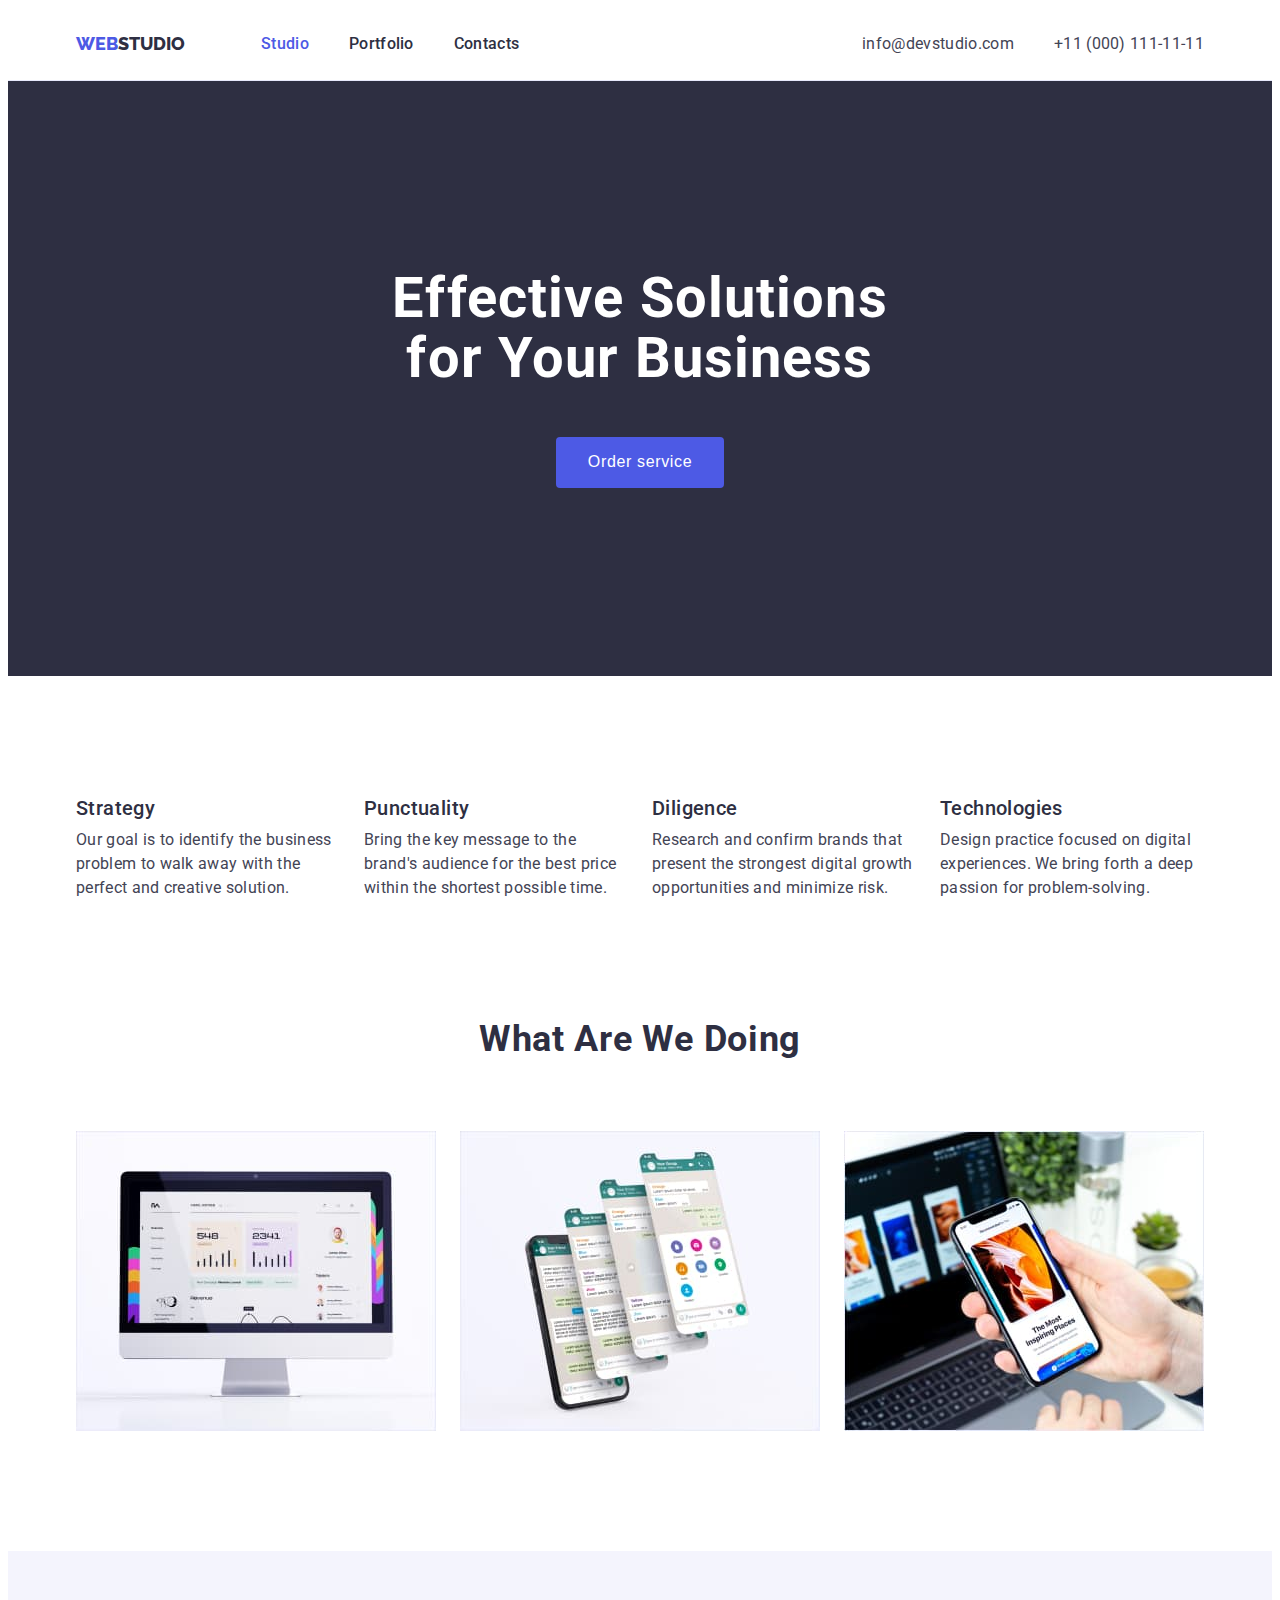
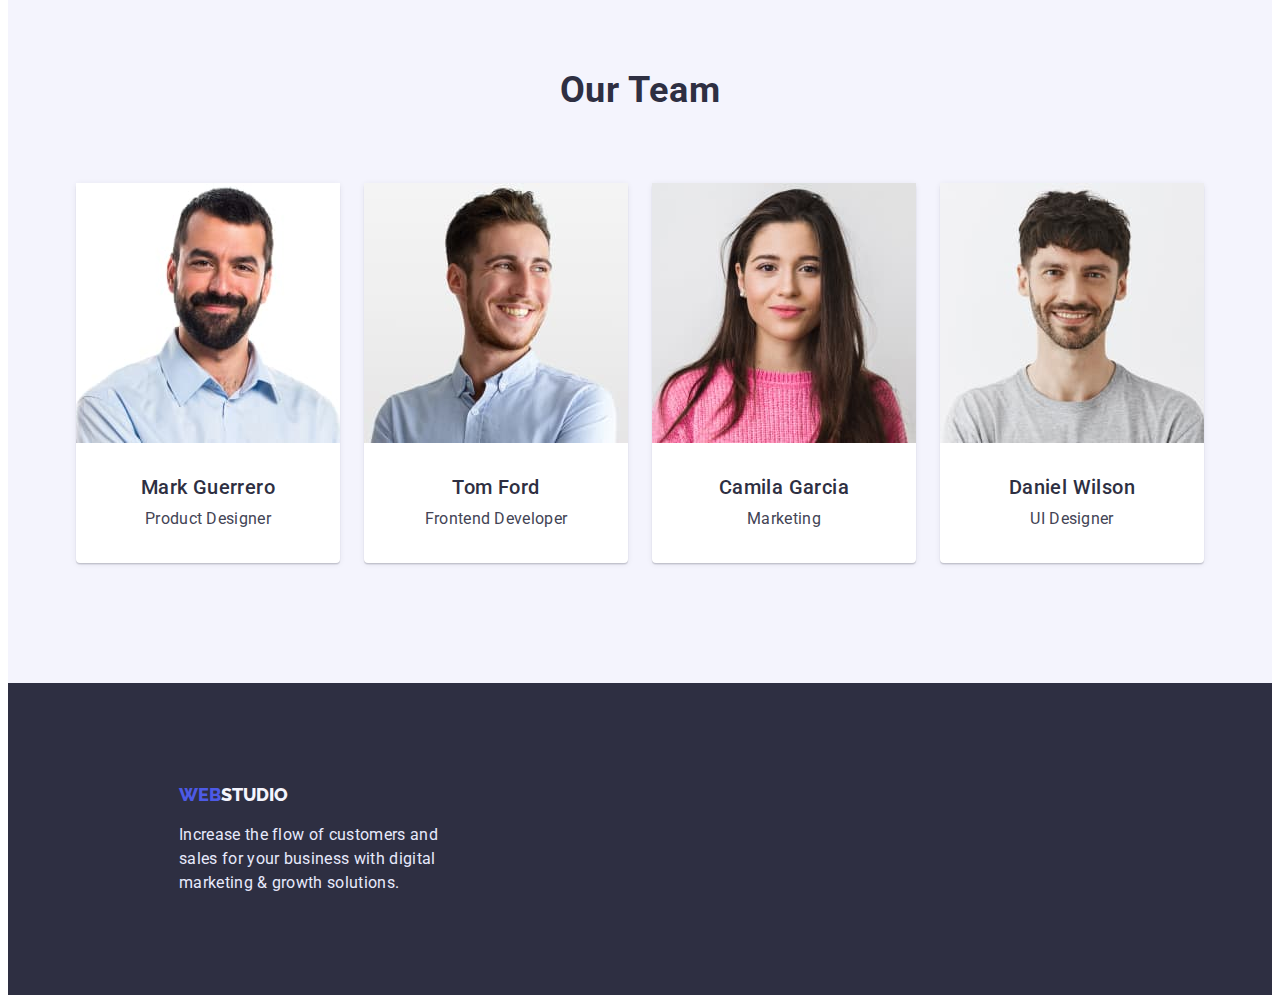
<file: index.html>
<!DOCTYPE html>
<html lang="en">
  <head>
    <meta charset="UTF-8" />
    <meta http-equiv="X-UA-Compatible" content="IE=edge" />
    <meta name="viewport" content="width=device-width, initial-scale=1.0" />
    <title>Document</title>

    <link
      href="https://fonts.googleapis.com/css2?family=Raleway:wght@800&family=Roboto:wght@400;500;700;900&display=swap"
      rel="stylesheet"
    />
    <link
      rel="stylesheet"
      href="https://cdnjs.cloudflare.com/ajax/libs/modern-normalize/1.1.0/modern-normalize.min.css"
      integrity="sha512-wpPYUAdjBVSE4KJnH1VR1HeZfpl1ub8YT/NKx4PuQ5NmX2tKuGu6U/JRp5y+Y8XG2tV+wKQpNHVUX03MfMFn9Q=="
      crossorigin="anonymous"
      referrerpolicy="no-referrer"
    />
    <link rel="stylesheet" href="./css/styles.css" />
  </head>
  <body>
    <header class="header">
      <div class="container header-wrapper">
        <a href="./index.html" class="logo link"
          >Web<span class="logo-black">Studio</span></a
        >
        <nav class="nav">
          <ul class="nav-list list">
            <li class="nav-item">
              <a class="nav-link link current" href="./index.html">Studio</a>
            </li>
            <li class="nav-item">
              <a class="nav-link link" href="./portfolio.html">Portfolio</a>
            </li>
            <li class="nav-item">
              <a class="nav-link link" href="">Contacts</a>
            </li>
          </ul>
        </nav>
        <address class="address">
          <ul class="address-list list">
            <li>
              <a class="address-link link" href="mailto:info@devstudio.com"
                >info@devstudio.com</a
              >
            </li>
            <li>
              <a class="address-link link" href="tel:+110001111111"
                >+11 (000) 111-11-11</a
              >
            </li>
          </ul>
        </address>
      </div>
    </header>
    <main>
      <section class="hero">
        <div class="container">
          <h1 class="hero-title main-title">
            Effective Solutions for Your Business
          </h1>
          <button class="hero-button btn" type="button">Order service</button>
        </div>
      </section>
      <section class="strength">
        <div class="container">
          <h2 class="visually-hidden">Our strength</h2>
          <ul class="strength-list list">
            <li class="strength-item">
              <h3 class="strength-title section-subtitle">Strategy</h3>
              <p class="section-text">
                Our goal is to identify the business problem to walk away with
                the perfect and creative solution.
              </p>
            </li>
            <li class="strength-item">
              <h3 class="strength-title section-subtitle">Punctuality</h3>
              <p class="section-text">
                Bring the key message to the brand's audience for the best price
                within the shortest possible time.
              </p>
            </li>
            <li class="strength-item">
              <h3 class="strength-title section-subtitle">Diligence</h3>
              <p class="section-text">
                Research and confirm brands that present the strongest digital
                growth opportunities and minimize risk.
              </p>
            </li>
            <li class="strength-item">
              <h3 class="strength-title section-subtitle">Technologies</h3>
              <p class="section-text">
                Design practice focused on digital experiences. We bring forth a
                deep passion for problem-solving.
              </p>
            </li>
          </ul>
        </div>
      </section>
      <section class="examples">
        <div class="container">
          <h2 class="examples-title section-title">What are we doing</h2>
          <ul class="examples-list list">
            <li class="examples-item">
              <a href="" class="link examples-link"
                ><img
                  class="examples-image"
                  src="./images/what-are-we-doing1.jpg"
                  alt="site"
                  width="360"
              /></a>
            </li>
            <li class="examples-item">
              <a href="" class="link examples-link"
                ><img
                  class="examples-image"
                  src="./images/what-are-we-doing2.jpg"
                  alt="mobile app"
                  width="360"
              /></a>
            </li>
            <li class="examples-item">
              <a href="" class="link examples-link"
                ><img
                  class="examples-image"
                  src="./images/what-are-we-doing3.jpg"
                  alt="site and mobile app"
                  width="360"
              /></a>
            </li>
          </ul>
        </div>
      </section>
      <section class="team">
        <div class="container">
          <h2 class="team-title section-title">Our Team</h2>
          <ul class="team-list list">
            <li class="team-member">
              <img
                class="team-image"
                src="./images/mark.jpg"
                alt="photo Mark"
                width="264"
              />

              <h3 class="team-member-title section-subtitle">Mark Guerrero</h3>
              <p class="section-text">Product Designer</p>
            </li>
            <li class="team-member">
              <img
                class="team-image"
                src="./images/tom.jpg"
                alt="photo Tom"
                width="264"
              />
              <h3 class="team-member-title section-subtitle">Tom Ford</h3>
              <p class="section-text">Frontend Developer</p>
            </li>
            <li class="team-member">
              <img
                class="team-image"
                src="./images/camila.jpg"
                alt="photo Camila"
                width="264"
              />
              <h3 class="team-member-title section-subtitle">Camila Garcia</h3>
              <p class="section-text">Marketing</p>
            </li>
            <li class="team-member">
              <img
                class="team-image"
                src="./images/daniel.jpg"
                alt="photo Daniel"
                width="264"
              />
              <h3 class="team-member-title section-subtitle">Daniel Wilson</h3>
              <p class="section-text">UI Designer</p>
            </li>
          </ul>
        </div>
      </section>
    </main>
    <footer class="footer">
      <div class="container footer-block">
        <a href="./index.html" class="logo link"
          >Web<span class="logo-white">Studio</span></a
        >
        <p class="footer-text">
          Increase the flow of customers and sales for your business with
          digital marketing & growth solutions.
        </p>
      </div>
    </footer>
  </body>
</html>
</file>
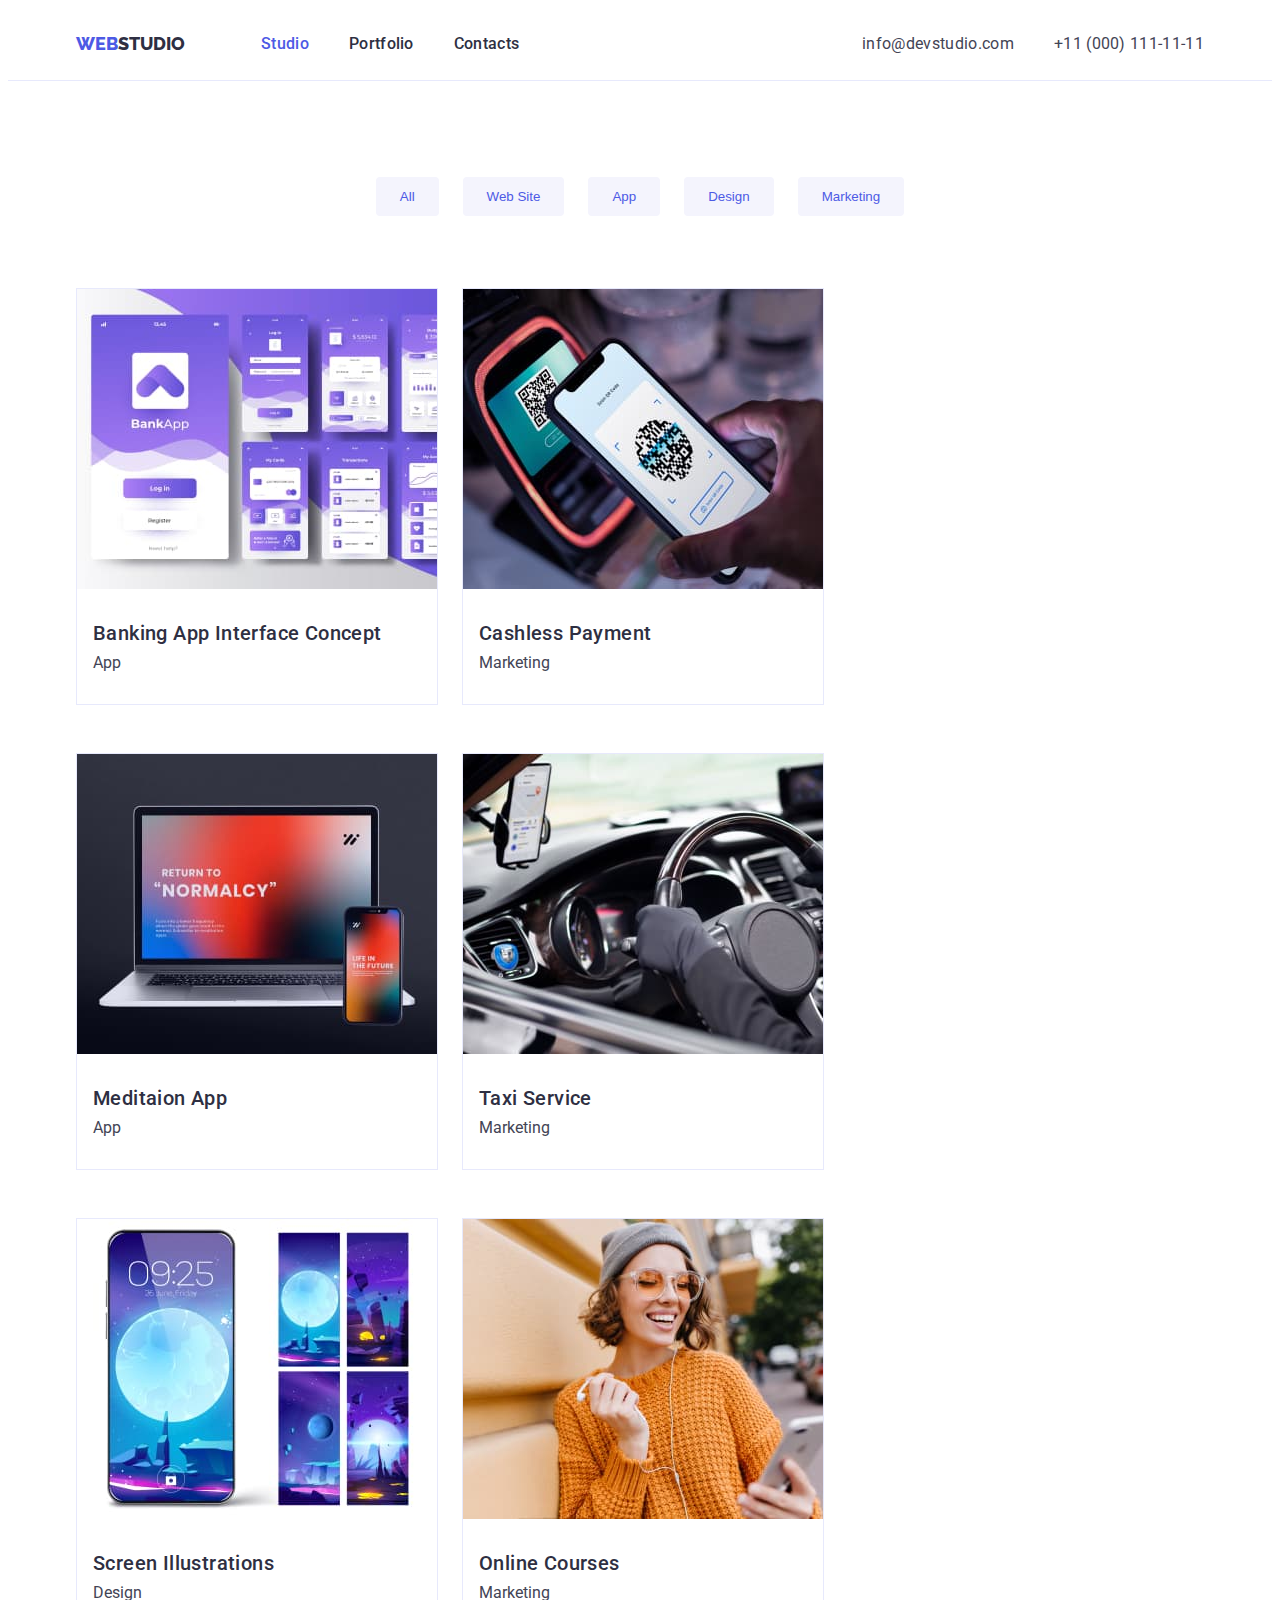
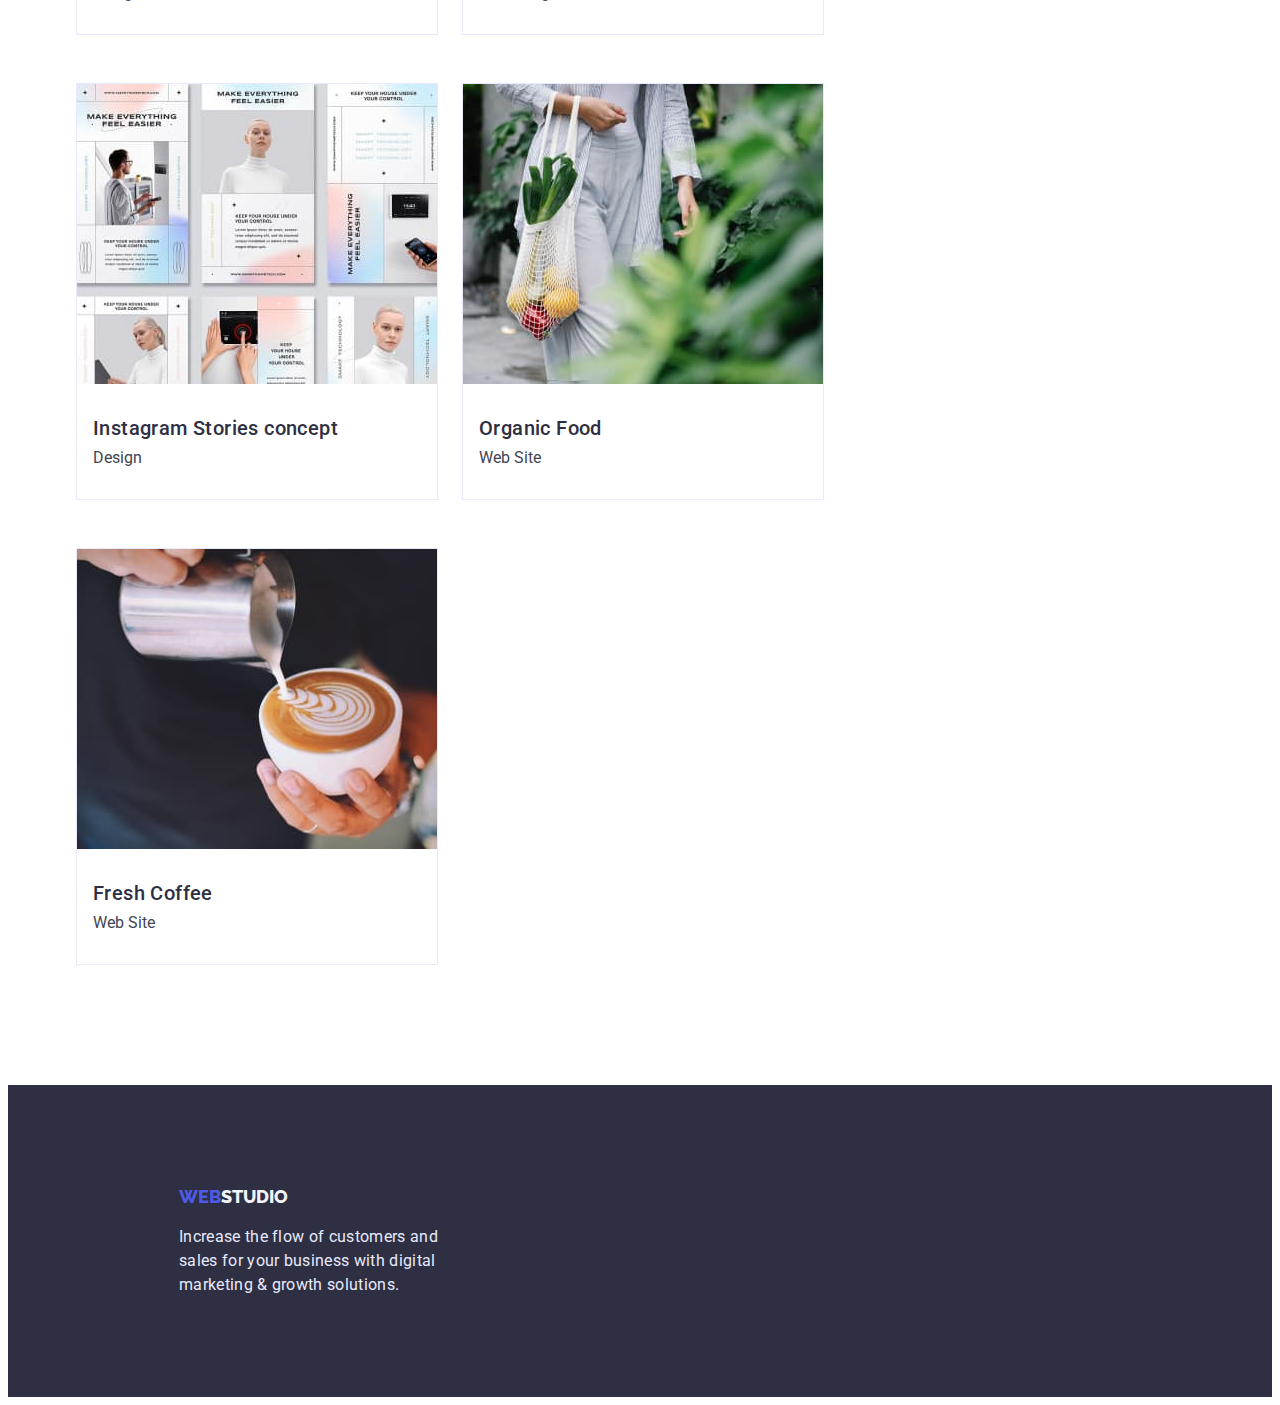
<file: portfolio.html>
<!DOCTYPE html>
<html lang="en">
  <head>
    <meta charset="UTF-8" />
    <meta http-equiv="X-UA-Compatible" content="IE=edge" />
    <meta name="viewport" content="width=device-width, initial-scale=1.0" />
    <title>Document</title>
    <link
      href="https://fonts.googleapis.com/css2?family=Raleway:wght@800&family=Roboto:wght@400;500;700;900&display=swap"
      rel="stylesheet"
    />
    <link
      rel="stylesheet"
      href="https://cdnjs.cloudflare.com/ajax/libs/modern-normalize/1.1.0/modern-normalize.min.css"
      integrity="sha512-wpPYUAdjBVSE4KJnH1VR1HeZfpl1ub8YT/NKx4PuQ5NmX2tKuGu6U/JRp5y+Y8XG2tV+wKQpNHVUX03MfMFn9Q=="
      crossorigin="anonymous"
      referrerpolicy="no-referrer"
    />
    <link rel="stylesheet" href="./css/styles.css" />
  </head>
  <body>
    <header class="header">
      <div class="container header-wrapper">
        <a href="./index.html" class="logo link"
          >Web<span class="logo-black">Studio</span></a
        >
        <nav class="nav">
          <ul class="nav-list list">
            <li class="nav-item">
              <a class="nav-link link current" href="./index.html">Studio</a>
            </li>
            <li class="nav-item">
              <a class="nav-link link" href="./portfolio.html">Portfolio</a>
            </li>
            <li class="nav-item">
              <a class="nav-link link" href="">Contacts</a>
            </li>
          </ul>
        </nav>
        <address class="address">
          <ul class="address-list list">
            <li>
              <a class="address-link link" href="mailto:info@devstudio.com"
                >info@devstudio.com</a
              >
            </li>
            <li>
              <a class="address-link link" href="tel:+110001111111"
                >+11 (000) 111-11-11</a
              >
            </li>
          </ul>
        </address>
      </div>
    </header>
    <main>
      <section class="projects">
        <div class="container">
          <h1 class="visually-hidden">Projects</h1>
          <ul class="projects-filters-list list grid">
            <li>
              <button class="projects-filter btn" type="button">All</button>
            </li>
            <li>
              <button class="projects-filter btn" type="button">
                Web Site
              </button>
            </li>
            <li>
              <button class="projects-filter btn" type="button">App</button>
            </li>
            <li>
              <button class="projects-filter btn" type="button">Design</button>
            </li>
            <li>
              <button class="projects-filter btn" type="button">
                Marketing
              </button>
            </li>
          </ul>
          <ul class="projects-list list grid">
            <li class="projects-item">
              <img
                class="projects-image"
                src="./images/portfolio/banking-app (1).jpg"
                width="360"
                alt="banking app"
              />
              <div class="projects-card-text">
                <h2 class="projects-title section-subtitle">
                  Banking App Interface Concept
                </h2>
                <p class="section-text-portfolio">App</p>
              </div>
            </li>
            <li class="projects-item">
              <img
                class="projects-image"
                src="./images/portfolio/cashless-payment (1).jpg"
                width="360"
                alt="cashless payment"
              />
              <div class="projects-card-text">
                <h2 class="projects-title section-subtitle">
                  Cashless Payment
                </h2>
                <p class="section-text-portfolio">Marketing</p>
              </div>
            </li>
            <li class="projects-item">
              <img
                class="projects-image"
                src="./images/portfolio/meditation-app (1).jpg"
                width="360"
                alt="meditation app"
              />
              <div class="projects-card-text">
                <h2 class="projects-title section-subtitle">Meditaion App</h2>
                <p class="section-text-portfolio">App</p>
              </div>
            </li>
            <li class="projects-item">
              <img
                class="projects-image"
                src="./images/portfolio/taxi-service (1).jpg"
                width="360"
                alt="taxi service"
              />
              <div class="projects-card-text">
                <h2 class="projects-title section-subtitle">Taxi Service</h2>
                <p class="section-text-portfolio">Marketing</p>
              </div>
            </li>
            <li class="projects-item">
              <img
                class="projects-image"
                src="./images/portfolio/screen-illustrations (1).jpg"
                width="360"
                alt="screen illustrations"
              />
              <div class="projects-card-text">
                <h2 class="projects-title section-subtitle">
                  Screen Illustrations
                </h2>
                <p class="section-text-portfolio">Design</p>
              </div>
            </li>
            <li class="projects-item">
              <div class="projects-card">
                <img
                  class="projects-image"
                  src="./images/portfolio/online-courses (1).jpg"
                  width="360"
                  alt="online courses"
                />
                <div class="projects-card-text">
                  <h2 class="projects-title section-subtitle">
                    Online Courses
                  </h2>
                  <p class="section-text-portfolio">Marketing</p>
                </div>
              </div>
            </li>
            <li class="projects-item">
              <img
                class="projects-image"
                src="./images/portfolio/instagram-stories (1).jpg"
                width="360"
                alt="Instagram stories"
              />
              <div class="projects-card-text">
                <h2 class="projects-title section-subtitle">
                  Instagram Stories concept
                </h2>
                <p class="section-text-portfolio">Design</p>
              </div>
            </li>
            <li class="projects-item">
              <img
                class="projects-image"
                src="./images/portfolio/organic-food (1).jpg"
                width="360"
                alt="organic food"
              />
              <div class="projects-card-text">
                <h2 class="projects-title section-subtitle">Organic Food</h2>
                <p class="section-text-portfolio">Web Site</p>
              </div>
            </li>
            <li class="projects-item">
              <img
                class="projects-image"
                src="./images/portfolio/fresh-coffee (1).jpg"
                width="360"
                alt="fresh coffee"
              />
              <div class="projects-card-text">
                <h2 class="projects-title section-subtitle">Fresh Coffee</h2>
                <p class="section-text-portfolio">Web Site</p>
              </div>
            </li>
          </ul>
        </div>
      </section>
    </main>
    <footer class="footer">
      <div class="container footer-block">
        <a href="./index.html" class="logo link"
          >Web<span class="logo-white">Studio</span></a
        >
        <p class="footer-text">
          Increase the flow of customers and sales for your business with
          digital marketing & growth solutions.
        </p>
      </div>
    </footer>
  </body>
</html>
</file>
<file: css/styles.css>
/* main styles */

:root {
   
    /* color palette */
    --dark-color: #2E2F42;
    --white-color: #FFFFFF;
    --primary-brand-color: #4D5AE5;
    --pressed-state-color: #404BBF;
    --success-color: #31D0AA;
    --text-color: #434455;
    --subtle-text-color: #8E8F99;
    --accent-color: #E7E9FC;
    --light-color: #F4F4FD;

    /* other */
    --item: 4;
    --indent: 24px;
    --indent-wider: 40px;
    --section-indent: 120px;
}

body {
    background-color: var(--white-color);
    font-family: Roboto, sans-serif;
        font-size: 16px;
        color: var(--text-color);
}

h1, h2, h3, h4, h5, h6, p, a, li {
    margin: 0;
}

.list {
    list-style: none;
    margin: 0;
        padding: 0;
}

.link {
    text-decoration: none;
    font-style: inherit;
}

.link:hover,
.link:focus {
    color:var(--primary-brand-color)
}

.nav-link.current {
    color: var(--primary-brand-color)
}

.btn {
font-style: inherit;
background-color: var(--pressed-state-color);
    color: var(--white-color);
    cursor: pointer;
}

.visually-hidden {
    position: absolute;
    width: 1px;
    height: 1px;
    margin: -1px;
    border: 0;
    padding: 0;
    white-space: nowrap;
    clip-path: inset(100%);
    clip: rect(0 0 0 0);
    overflow: hidden;
}

.container {
    width: 1128px;
    padding: 0 15px;
    margin-left: auto;
    margin-right: auto;
}

/* .grid {
display: flex;
flex-wrap: wrap;
flex-basis: calc((100% - (var(--indent) * (var(--items) - 1))) / var(--items));
} */

/* header */

.logo {
    font-family: 'Raleway', sans-serif;
    font-weight: 800;
    text-transform: uppercase;
    color: var(--primary-brand-color);
    font-size: 18px;
        line-height: 1.33;
        margin-right: 76px;
}

.logo-black {
    color: var(--dark-color);
    
}

.nav-link {
    font-weight: 500;
            line-height: 1.5;
            letter-spacing: 0.02em;
        color: var(--dark-color); 
}

.nav-list {
    display: flex;
    margin: 0;
        gap: var(--indent-wider);
        
}


.nav {
margin-right: auto;
}

.address-link {
    font-style: normal;
    line-height: 1.5;
    letter-spacing: 0.02em;
    color: var(--text-color);
}

.address-list {
    display: flex;
    margin: 0;
        gap: var(--indent-wider);
}


.header-wrapper {
    display: flex;
    align-items: center;
}

.header {
    padding-top: var(--indent);
    padding-bottom: var(--indent);
    border-bottom: 1px solid var(--accent-color);
}

/* main page */

/* hero section */

.hero {
    text-align: center;
    background-color: var(--dark-color);
    padding-top: 188px;
    padding-bottom: 188px;
        
}

.hero-title {
        font-size: 56px;
        line-height: 1.07;
        letter-spacing: 0.02em;
    color: var(--white-color);
    width: 500px;
    margin: 0 auto;
    margin-bottom: 48px;
}

.hero-button {
    font-weight: 500px;
    font-size: 16px; 
    Line-height: 1.17;
    letter-spacing: 0.04em;
    color: var(--white-color);
    background-color: var(--primary-brand-color);
    margin: 0;
    border: none;
    border-radius: 4px;
    padding: 16px 32px;
}

/* sections */

.section-title {
    font-size: 36px;
    line-height: 1.11;
letter-spacing: 0.02em;
    text-transform: capitalize;
    color: var(--dark-color);
    margin: 0;
    margin-bottom: 72px;
        padding: 0;
}

.section-subtitle {
    font-weight: 500;
    font-size: 20px;
    line-height: 1.2;
    letter-spacing: 0.02em;
    color: var(--dark-color);
    margin: 0;
    padding: 0;
    margin-bottom: 8px;
}

.section-text {
    line-height: 1.5;
    letter-spacing: 0.02em;
    margin: 0;
        padding: 0;
        text-align: left;
}

/* strength */

.strength {
padding-top: var(--section-indent);
padding-bottom: var(--section-indent);
}

.strength-item {
    width: 264px;
}

.strength-list,
.examples-list {
    display: flex;
    gap: var(--indent);
}

/* examples */

.examples {
padding-bottom: var(--section-indent);
}

.examples-title {
    text-align: center;
}

.examples-image {
    display: block;
    max-width: 100%;
    height: auto;
}

/* team */

.team {
    background-color: var(--light-color);
    padding-top: var(--section-indent);
    padding-bottom: var(--section-indent);
    text-align: center;
}

.team-list {
    display: flex;
    gap: var(--indent);
text-align: center;
}

.team-member {
padding-bottom: 32px;
background-color: var(--white-color);
    width: 264px;
        border-radius: 4px;
        box-shadow: 
        0px 2px 1px rgba(46, 47, 66, 0.08),
        0px 1px 1px rgba(46, 47, 66, 0.16),
        0px 1px 6px rgba(46, 47, 66, 0.08);

}

.team .section-text {
    text-align: center;
}

.team-image {
        display: block;
            max-width: 100%;
            height: auto;
            margin: 0;
            margin-bottom: 32px;
}

/* .team-card {
    

} */

/* footer */

.footer {
    background-color: var(--dark-color);
                /* padding-left: 156px; */
                padding: 100px 0;

}

.footer-block {
    max-width: 264px;
margin: 0 0 0 156px;
}

.logo-white {
    color: var(--light-color);
}

.footer-text {
    color: var(--accent-color);
            line-height: 1.5;
            letter-spacing: 0.02em;
}

.footer .logo {
    display: block;
    /* margin-top: 100px; */
    margin-bottom: 16px;
margin-right: 0;
}


/* portfolio page */

.projects {
    padding-top: 96px;
    padding-bottom: var(--section-indent);
}

.projects-filter {
    font-style: inherit;
    background-color: var(--light-color);
    color: var(--primary-brand-color);
    
    border: none;
        border-radius: 4px;
        padding: 12px 24px;
}

.projects-filter:hover,
.projects-filter:focus,
.projects-filter:active
 {
    background-color: var(--pressed-state-color);
    color: var(--white-color);
    cursor: pointer;
}

.projects-filters-list {
    display: flex;
    align-items: center;
    justify-content: center;
margin-bottom: 72px;
    gap: var(--indent);
    /* flex-basis: calc((100% - (var(--indent) * (var(--items) - 1))) / var(--items)); */
}


/* projects list */

.projects-list {
    display:flex;
    flex-wrap: wrap;
            gap: 48px 24px;
    }

.projects-item {
border: 1px solid var(--accent-color);
    width: calc((100% - 48px)/3);

}


.projects-image {
    display: block;
        max-width: 100%;
        height: auto;
}

.projects-card-text {
    display: block;
    gap: 8px;
    padding: 32px 16px;
}
</file>
